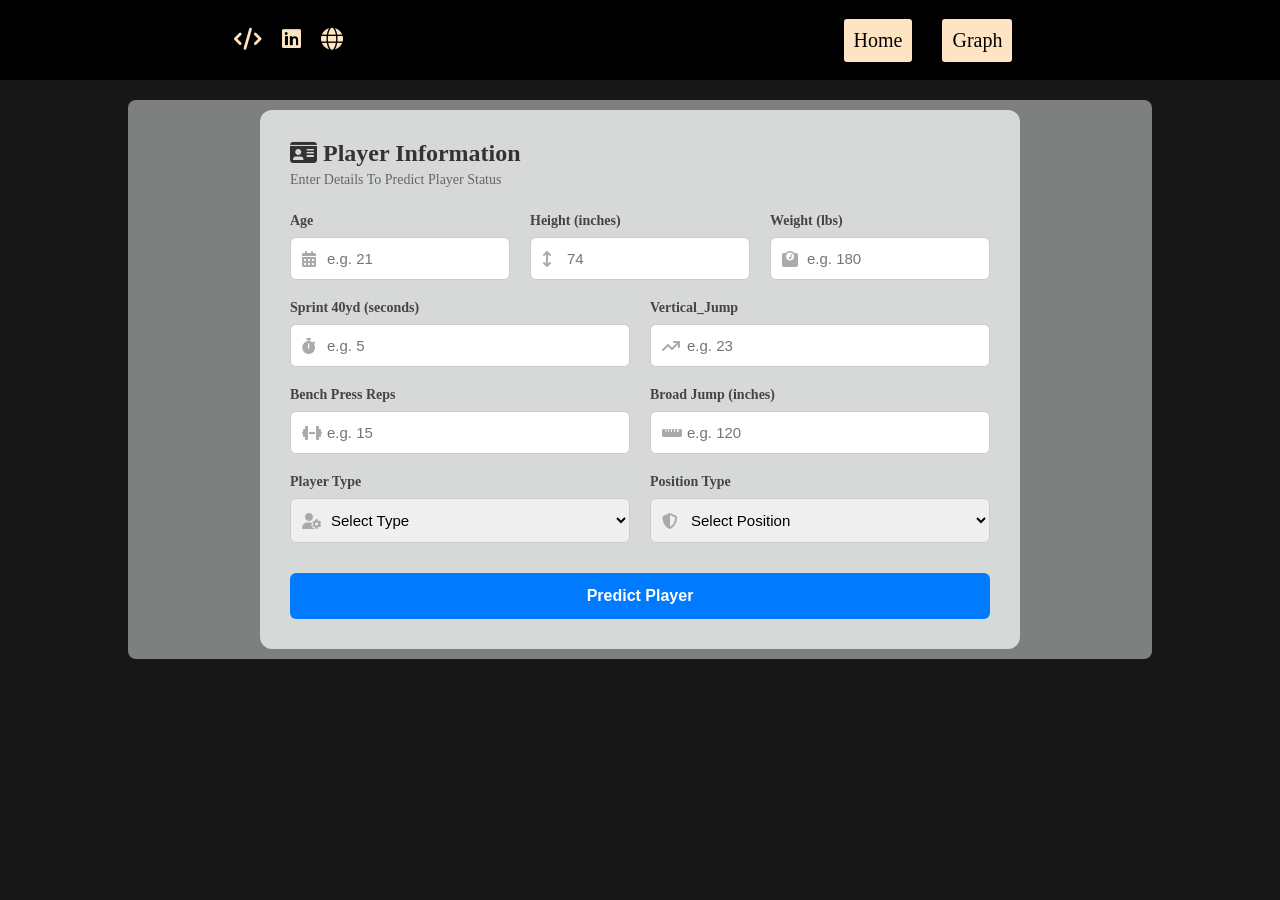
<file: index.html>
<!DOCTYPE html>
<html lang="en">
<head>
    <meta charset="UTF-8">
    <meta name="viewport" content="width=device-width, initial-scale=1.0">
    <title>Model Player Detection</title>
    <link rel="stylesheet" href="style.css">
    <link rel="stylesheet" href="https://cdnjs.cloudflare.com/ajax/libs/font-awesome/6.5.1/css/all.min.css">
</head>
<body>
    
    <header class="head">
        <nav class="navbar">

            <div class="classIcons">
                <ul class="icons">
                    <li><a href="https://github.com/SalemElbermawy/comp_gci"><i class="fa-solid fa-code"></i></a></li>
                    <li><a href="https://www.linkedin.com/in/salem-ahmed-salem-2a133436a?utm_source=share_via&utm_content=profile&utm_medium=member_android"><i class="fa-brands fa-linkedin"></i></a></li>
                    <li><a href="https://huggingface.co/salemElbe"><i class="fa-solid fa-globe"></i></a></li>
                </ul>
            </div>

            <div class="pages">
                <ul class="navbarPages">

               <li><a href="#">Home</a></li> 

                <li><a href="graphs.html">Graph</a></li>

                <!-- <li><a href="#">Me</a></li> -->

                </ul>
            </div>

        </nav>
    </header>

    <main class="container">
        <div class="form-box">
            <h2><i class="fa-solid fa-id-card"></i> Player Information</h2>
            <p>Enter Details To Predict Player Status</p>

            <form id="predictionForm">
                <div class="input-group">

                    <div class="input-field">
                        <label for="Age">Age</label>
                        <div class="input-with-icon">
                            <i class="fa-solid fa-calendar-days"></i>
                            <input type="number" id="Age" step="0.1" placeholder="e.g. 21" required>
                        </div>
                    </div>

                    <div class="input-field">
                        <label for="Height">Height (inches)</label>

                        <div class="input-with-icon">
                            <i class="fa-solid fa-arrows-up-down"></i>
                            <input type="number" id="Height" step="0.1" placeholder="74" required>

                        </div>
                    </div>

                    <div class="input-field">
                        <label for="Weight">Weight (lbs)</label>
                        <div class="input-with-icon">
                            <i class="fa-solid fa-weight-scale"></i>
                            <input type="number" id="Weight" step="0.1" placeholder="e.g. 180" required>
                        </div>
                    </div>

                </div>


                <div class="input-group">
                    <div class="input-field">
                        <label for="Sprint_40yd">Sprint 40yd (seconds)</label>
                        <div class="input-with-icon">
                            <i class="fa-solid fa-stopwatch"></i>
                            <input type="number" id="Sprint_40yd" step="0.01" placeholder="e.g. 5" required>

                        </div>
                    </div>

                    <div class="input-field">
                        <label for="Vertical_Jump">Vertical_Jump</label>
                        <div class="input-with-icon">
                            <i class="fa-solid fa-arrow-trend-up"></i>
                            <input type="number" id="Vertical_Jump" step="0.1" placeholder="e.g. 23" required>
                        </div>
                    </div>
                </div>

                <div class="input-group">

                    <div class="input-field">
                        <label for="Bench_Press_Reps">Bench Press Reps</label>
                        <div class="input-with-icon">
                            <i class="fa-solid fa-dumbbell"></i>
                            <input type="number" id="Bench_Press_Reps" placeholder="e.g. 15" required>
                        </div>
                    </div>

                    <div class="input-field">
                        <label for="Broad_Jump">Broad Jump (inches)</label>
                        <div class="input-with-icon">
                            <i class="fa-solid fa-ruler-horizontal"></i>
                            <input type="number" id="Broad_Jump" step="0.1" placeholder="e.g. 120" required>
                        </div>
                    </div>
                </div>

                <div class="input-group">
                    <div class="input-field">
                    <label for="Player_Type">Player Type</label>
                    <div class="input-with-icon">
                        <i class="fa-solid fa-user-gear"></i>
                        <select  id="Player_Type" required>
                            <option value="" disabled selected>Select Type</option>
                            <option value="Offense">Offense</option>
                            <option value="Defense">Defense</option>
                        </select>
                    </div>
                </div>

                <div class="input-field">
                    <label for="Position_Type">Position Type</label>
                    <div class="input-with-icon">
                        <i class="fa-solid fa-shield-halved"></i>

                        <select  id="Position_Type">
                            <option value="" disabled selected>Select Position</option>
                            <option value="WR">WR</option>
                            <option value="CB">CB</option>
                            <option value="RB">RB</option>
                            <option value="LB">LB</option>
                        </select>
                    </div>
                </div>

                </div>

                <button type="submit" class="btn-submit">
                    Predict Player
                </button>
            </form>
            <div id="resultBox" class="result-box hidden">
            <h3>Prediction Result:</h3>
            <p id="predictionValue">0.0%</p>
        </div>
        </div> <!-- formbox father -->
    
    </main>

    <script src="main.js"></script>
</body>
</html>
</file>
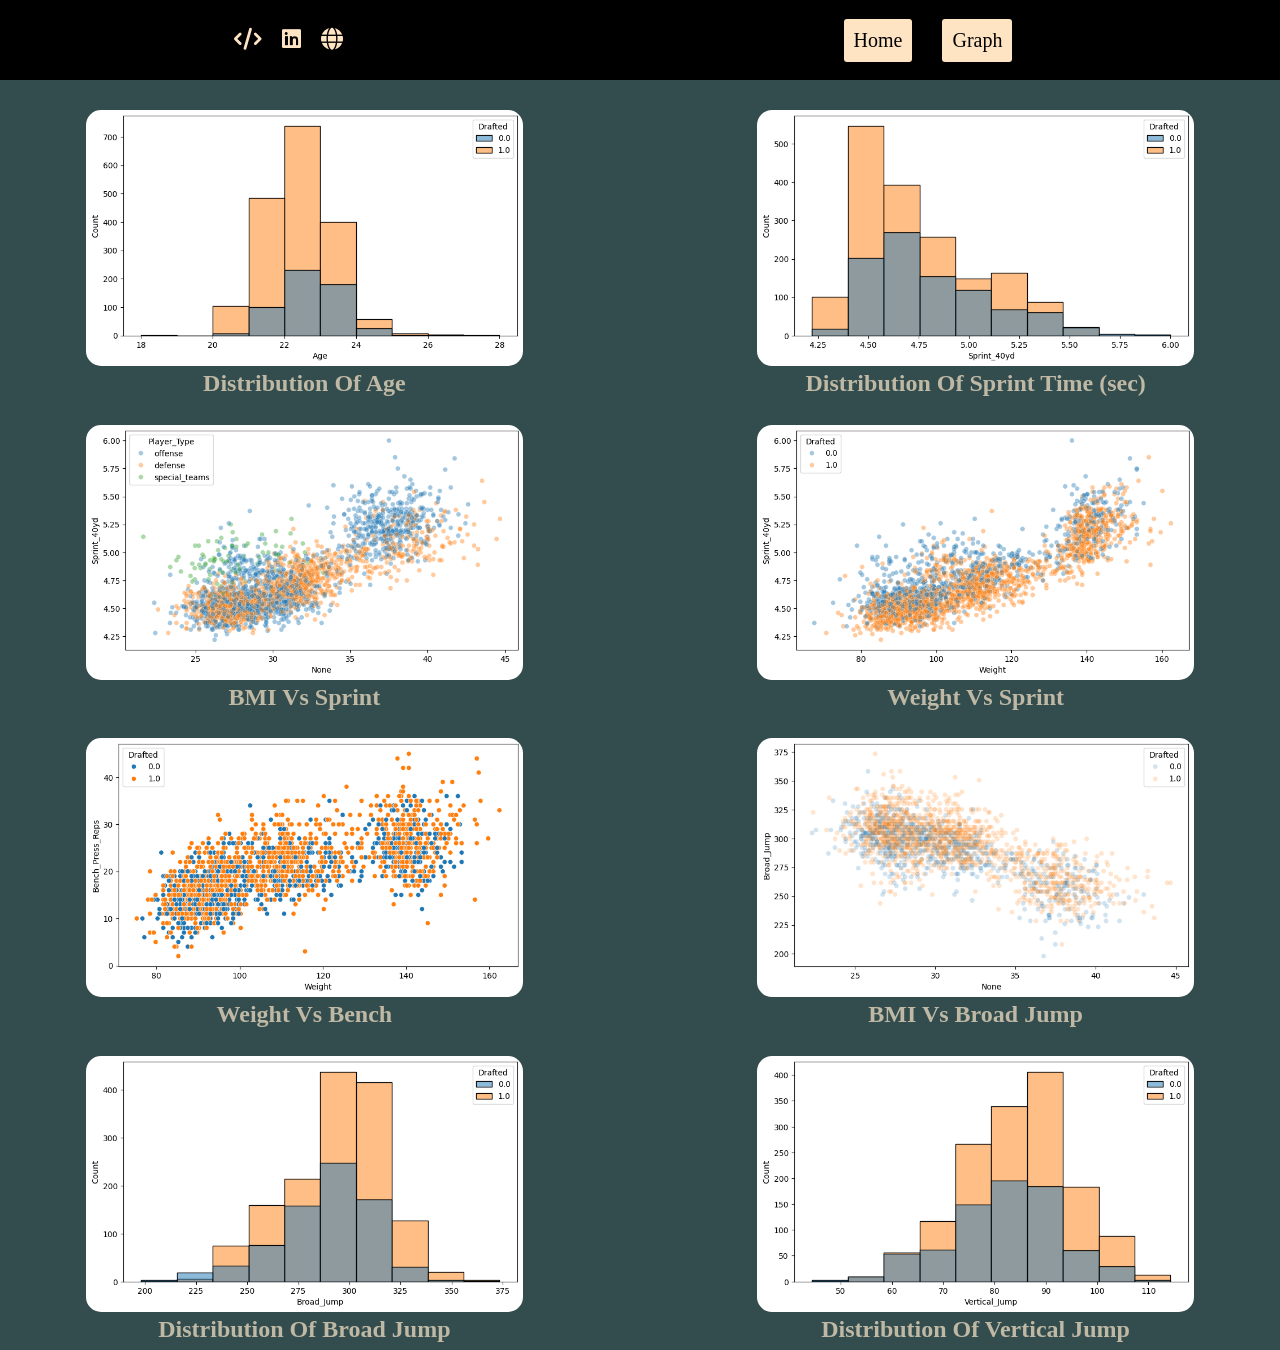
<file: graphs.html>
<!DOCTYPE html>
<html lang="en">
<head>

    <meta charset="UTF-8">
    <meta name="viewport" content="width=device-width, initial-scale=1.0">
    <title>Graphs</title>
    <link rel="stylesheet" href="css_graph.css">
    <link rel="stylesheet" href="https://cdnjs.cloudflare.com/ajax/libs/font-awesome/6.5.1/css/all.min.css">

</head>
<body>

    <header class="head">
        <nav class="navbar">

            <div class="classIcons">
                <ul class="icons">
                    <li><a href="https://github.com/SalemElbermawy/comp_gci"><i class="fa-solid fa-code"></i></a></li>
                    <li><a href="https://www.linkedin.com/in/salem-ahmed-salem-2a133436a?utm_source=share_via&utm_content=profile&utm_medium=member_android"><i class="fa-brands fa-linkedin"></i></a></li>
                    <li><a href="https://huggingface.co/salemElbe"><i class="fa-solid fa-globe"></i></a></li>
                </ul>
            </div>

            <div class="pages">
                <ul class="navbarPages">

               <li><a href="index.html">Home</a></li> 

                <li><a href="#">Graph</a></li>

                <!-- <li><a href="#">Me</a></li> -->

                </ul>
            </div>

        </nav>
    </header>


    <main class="container">

        <div class="box">
            <div class="row">
                <div class="first">
                    <img src="graphs/age.png" alt="">
                    <h2>Distribution Of Age</h2>
                </div>

                <div class="second">
                    <img src="graphs/Sprint_40yd.png" alt="">
                    <h2>Distribution Of Sprint Time (sec)</h2>
                </div>
            </div>

            <div class="row">
                <div class="first">
                    <img src="graphs/BMI vs Sprint.png" alt="">
                    <h2>BMI Vs Sprint</h2>
                </div>

                <div class="second">
                    <img src="graphs/weight vs sprint.png" alt="">
                    <h2>Weight Vs Sprint</h2>
                </div>
            </div>

            <div class="row">
                <div class="first">
                    <img src="graphs/weigh vs Bench.png" alt="">
                    <h2>Weight Vs Bench</h2>
                </div>

                <div class="second">
                    <img src="graphs/broad vs bmi.png" alt="">
                    <h2>BMI Vs Broad Jump</h2>
                </div>
            </div>


            <div class="row">
                <div class="first">
                    <img src="graphs/broad_jump.png" alt="">
                    <h2>Distribution Of Broad Jump</h2>
                </div>

                <div class="second">
                    <img src="graphs/vertical jump.png" alt="">
                    <h2>Distribution Of Vertical Jump</h2>
                </div>
            </div>

        </div>

    </main>
    
</body>
</html>
</file>
<file: style.css>
*{
    margin: 0;
    padding: 0;
}

body{
    background-color: rgba(0, 0, 0, 0.908);
}

header{
    background-color: black;
    height: 80px;
}

.navbar{
    display: flex;
    width: 100%;
    justify-content: space-around; 
    height:100%;
    align-items: center;
    
}

.classIcons{
    width: 30%;
    /* background-color: aqua; */
    display: flex;
    justify-content: center;
    text-align: center;
    

}

.pages{
    width: 40%;
    /* background-color: rgba(255, 119, 0, 0.401); */
    justify-content: center;
    text-align: center;
    
}


.pages .navbarPages{
    list-style: none;
    display: flex;
    justify-content: center;
    text-align: center;
}

.pages .navbarPages li  a{
    display: block;
    text-decoration: none;
    color: black;
    padding: 10px;
    background-color: bisque;
    margin: 20px 15px;
    border-radius: 3px;
    font-size: 20px;
    transition: 0.3s;
}

.pages .navbarPages li  a:hover{
    background-color: antiquewhite;
    scale: 1.2;
}


.classIcons .icons{
    display: flex;
    list-style: none;
    justify-content: center;
    text-align: center;
}


.classIcons .icons li a{
    display: block;
    margin: 0 10px;
    color: bisque;
    font-size: 22px;
    transition: 0.3s;
}
 
.classIcons .icons li a:hover{
    color: antiquewhite;
    transform: scale(1.1);
}

.container{
    background-color: #f4f7f677;
    margin: 10px 0;
    display: flex;
    justify-content: center;
    align-items: center;
    margin: 20px 10% ;
    border-radius: 8px;
    padding: 10px;
    
}

.form-box{
    background: #f4f7f6c0 ;
    padding: 30px;
    border-radius: 12px;
    width: 100%;
    max-width: 700px;
}

.form-box h2 {
    color: #333;
    margin-bottom: 5px;
}

.form-box p{
    color: #666;
    font-size: 14px;
    margin-bottom: 25px;
}

.input-group {
    display: flex;
    gap:20px;
    margin-bottom: 20px;
}

.input-field {
    flex: 1;
    display: flex;
    flex-direction: column;
}

.input-field label {
    font-weight: 600;
    margin-bottom: 8px;
    color: #444;
    font-size: 14px;
}

.input-with-icon{
    position: relative;
}

.input-with-icon i {
    position: absolute;
    left: 12px;
    top: 50%;
    transform: translateY(-50%);
    color: #aaa;

}

.input-with-icon input , .input-with-icon select{
    width: 100%;
    padding: 12px 12px 12px 36px;
    border: 1px solid #ccc;
    border-radius: 6px;
    font-size: 15px;
    outline: none;
    transition: 0.3s;
    box-sizing: border-box;
}


.input-with-icon input:focus , .input-with-icon select:focus{
    border-color: #007bff;
}


.btn-submit {
    width: 100%;
    padding: 14px;
    background-color: #007bff;
    color: white;
    border: none;
    border-radius: 6px;
    font-size: 16px;
    font-weight: bold;
    cursor: pointer;
    transition: 0.3s;
    margin-top: 10px;
}

.btn-submit:hover {
    background-color: #0056b3;
}

.result-box {
    margin-top: 25px;
    padding: 15px;
    background-color: #e1f5fe;
    border-left: 5px solid #0288d1;
    border-radius: 4px;
    text-align: center;
}

.result-box.hidden {
    display: none;
}

.result-box h3 {
    margin: 0 0 5px 0;
    color: #0288d1;
}

#predictionValue {
    font-size: 24px;
    font-weight: bold;
    color: #01579b;
    margin: 0;
}

@media (max-width: 600px) {
    .input-group {
        flex-direction: column;
        gap: 0;
    }
    .input-field {
        margin-bottom: 15px;
    }
}
</file>
<file: css_graph.css>
*{
    margin: 0;
    padding: 0;
}

body{
    background-color: rgba(0, 0, 0, 0.908);
}

header{
    background-color: black;
    height: 80px;
    position: fixed;
    width: 100%;
}

.navbar{
    display: flex;
    width: 100%;
    justify-content: space-around; 
    height:100%;
    align-items: center;
    
}

.classIcons{
    width: 30%;
    /* background-color: aqua; */
    display: flex;
    justify-content: center;
    text-align: center;
    

}

.pages{
    width: 40%;
    /* background-color: rgba(255, 119, 0, 0.401); */
    justify-content: center;
    text-align: center;
    
}


.pages .navbarPages{
    list-style: none;
    display: flex;
    justify-content: center;
    text-align: center;
}

.pages .navbarPages li  a{
    display: block;
    text-decoration: none;
    color: black;
    padding: 10px;
    background-color: bisque;
    margin: 20px 15px;
    border-radius: 3px;
    font-size: 20px;
    transition: 0.3s;
}

.pages .navbarPages li  a:hover{
    background-color: antiquewhite;
    scale: 1.2;
}


.classIcons .icons{
    display: flex;
    list-style: none;
    justify-content: center;
    text-align: center;
}


.classIcons .icons li a{
    display: block;
    margin: 0 10px;
    color: bisque;
    font-size: 22px;
    transition: 0.3s;
}
 
.classIcons .icons li a:hover{
    color: antiquewhite;
    transform: scale(1.1);
}

.container{
    background-color: rgba(95, 158, 160, 0.393);
    width: 100%;
    /* height: 100vh; */
    padding-top:10px ;
}
 
.box{
    margin-top: 80px;
    width: 100%;
    display: flex;
    flex-direction: column;
    justify-content: center;
    align-items: center;
} 

.box .row{
    margin-top: 10px;
    width: 90%;
    display: flex;
    /* background-color: rgba(95, 158, 160, 0.745); */
    justify-content: space-between;
    
}

.row .first{
    display: block;
    width: 40%;
    margin:  10px 10px;
    text-align: center;
}

.row .second{
    display: block;
    width: 40%;
    margin: 10px 10px;
    text-align: center;
    
}

.row img {
    width: 95%;
    border-radius: 15px;
    height: 90%;
    transition: 0.3s;
}

img:hover{
    scale: 1.02;
}

h2{
    color: rgba(255, 235, 205, 0.682);
    transition: 0.3s;
}

h2:hover{
    color: antiquewhite;
    scale: 1.1;
}
</file>
